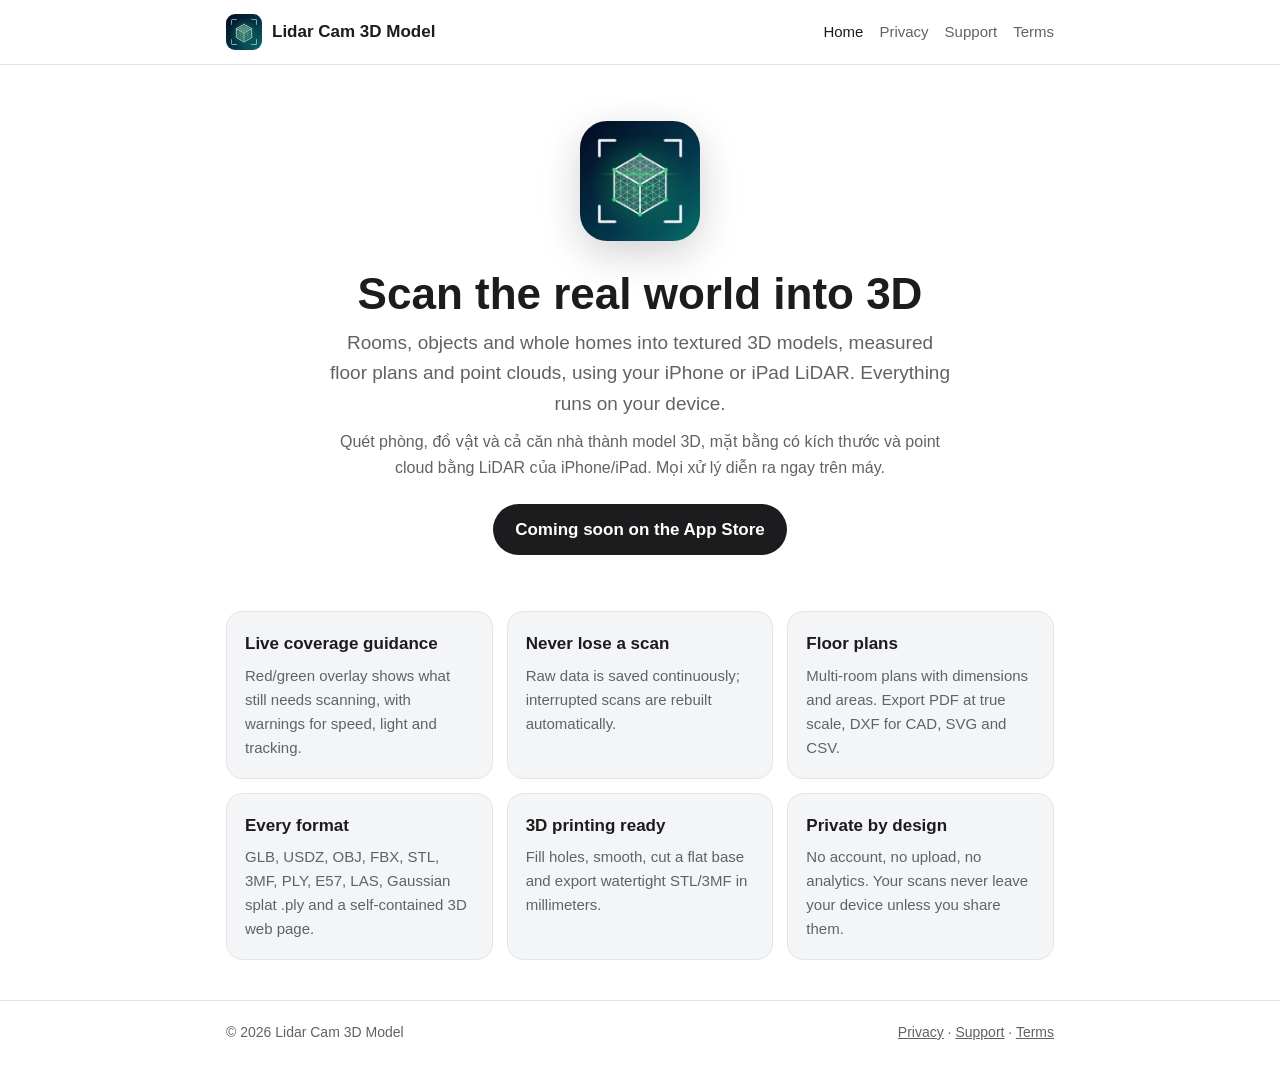
<file: index.html>
<!doctype html>
<html lang="en">
<head>
<meta charset="utf-8">
<meta name="viewport" content="width=device-width, initial-scale=1">
<title>Lidar Cam 3D Model · 3D scanner for iPhone</title>
<meta name="description" content="Scan rooms, objects and spaces into 3D models, floor plans and point clouds with your iPhone's LiDAR. 100% on-device, no account, no upload.">
<meta property="og:title" content="Lidar Cam 3D Model">
<meta property="og:description" content="LiDAR 3D scanner for iPhone and iPad. Models, floor plans, point clouds. 100% on-device.">
<meta property="og:image" content="assets/icon.png">
<link rel="icon" href="assets/favicon.png">
<link rel="stylesheet" href="assets/style.css">
</head>
<body>
<header class="site"><div class="wrap">
  <a class="brand" href="./"><img src="assets/icon.png" alt="">Lidar Cam 3D Model</a>
  <nav><a href="./" aria-current="page">Home</a><a href="privacy.html">Privacy</a><a href="support.html">Support</a><a href="terms.html">Terms</a></nav>
</div></header>

<main class="wrap">
  <section class="hero">
    <img src="assets/icon.png" alt="Lidar Cam 3D Model icon">
    <h1>Scan the real world into 3D</h1>
    <p>Rooms, objects and whole homes into textured 3D models, measured floor plans and point clouds, using your iPhone or iPad LiDAR. Everything runs on your device.</p>
    <p lang="vi" style="margin-top:10px;font-size:16px">Quét phòng, đồ vật và cả căn nhà thành model 3D, mặt bằng có kích thước và point cloud bằng LiDAR của iPhone/iPad. Mọi xử lý diễn ra ngay trên máy.</p>
    <a class="badge" href="#" aria-disabled="true">Coming soon on the App Store</a>
  </section>

  <div class="grid">
    <div class="card"><h3>Live coverage guidance</h3><p>Red/green overlay shows what still needs scanning, with warnings for speed, light and tracking.</p></div>
    <div class="card"><h3>Never lose a scan</h3><p>Raw data is saved continuously; interrupted scans are rebuilt automatically.</p></div>
    <div class="card"><h3>Floor plans</h3><p>Multi-room plans with dimensions and areas. Export PDF at true scale, DXF for CAD, SVG and CSV.</p></div>
    <div class="card"><h3>Every format</h3><p>GLB, USDZ, OBJ, FBX, STL, 3MF, PLY, E57, LAS, Gaussian splat .ply and a self-contained 3D web page.</p></div>
    <div class="card"><h3>3D printing ready</h3><p>Fill holes, smooth, cut a flat base and export watertight STL/3MF in millimeters.</p></div>
    <div class="card"><h3>Private by design</h3><p>No account, no upload, no analytics. Your scans never leave your device unless you share them.</p></div>
  </div>
</main>

<footer class="site"><div class="wrap">
  <span>© 2026 Lidar Cam 3D Model</span>
  <span><a href="privacy.html">Privacy</a> · <a href="support.html">Support</a> · <a href="terms.html">Terms</a></span>
</div></footer>
</body>
</html>
</file>
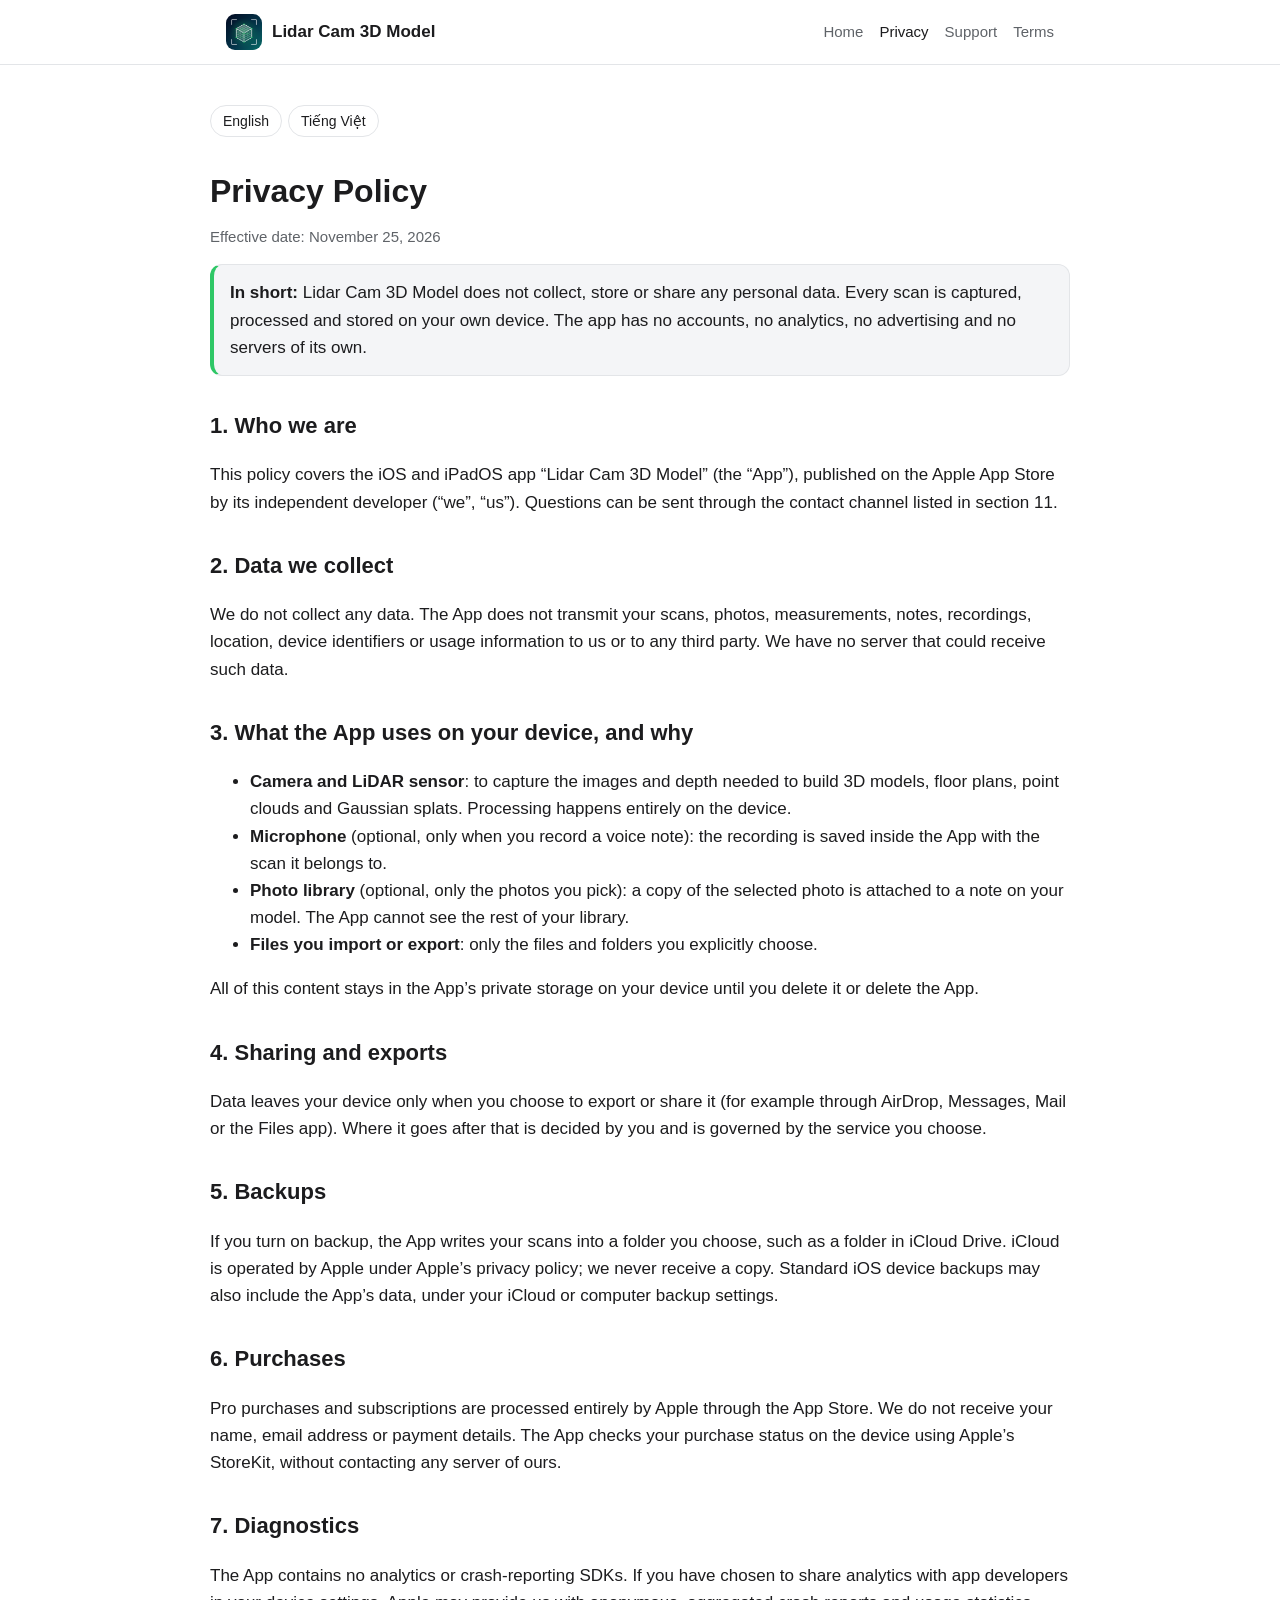
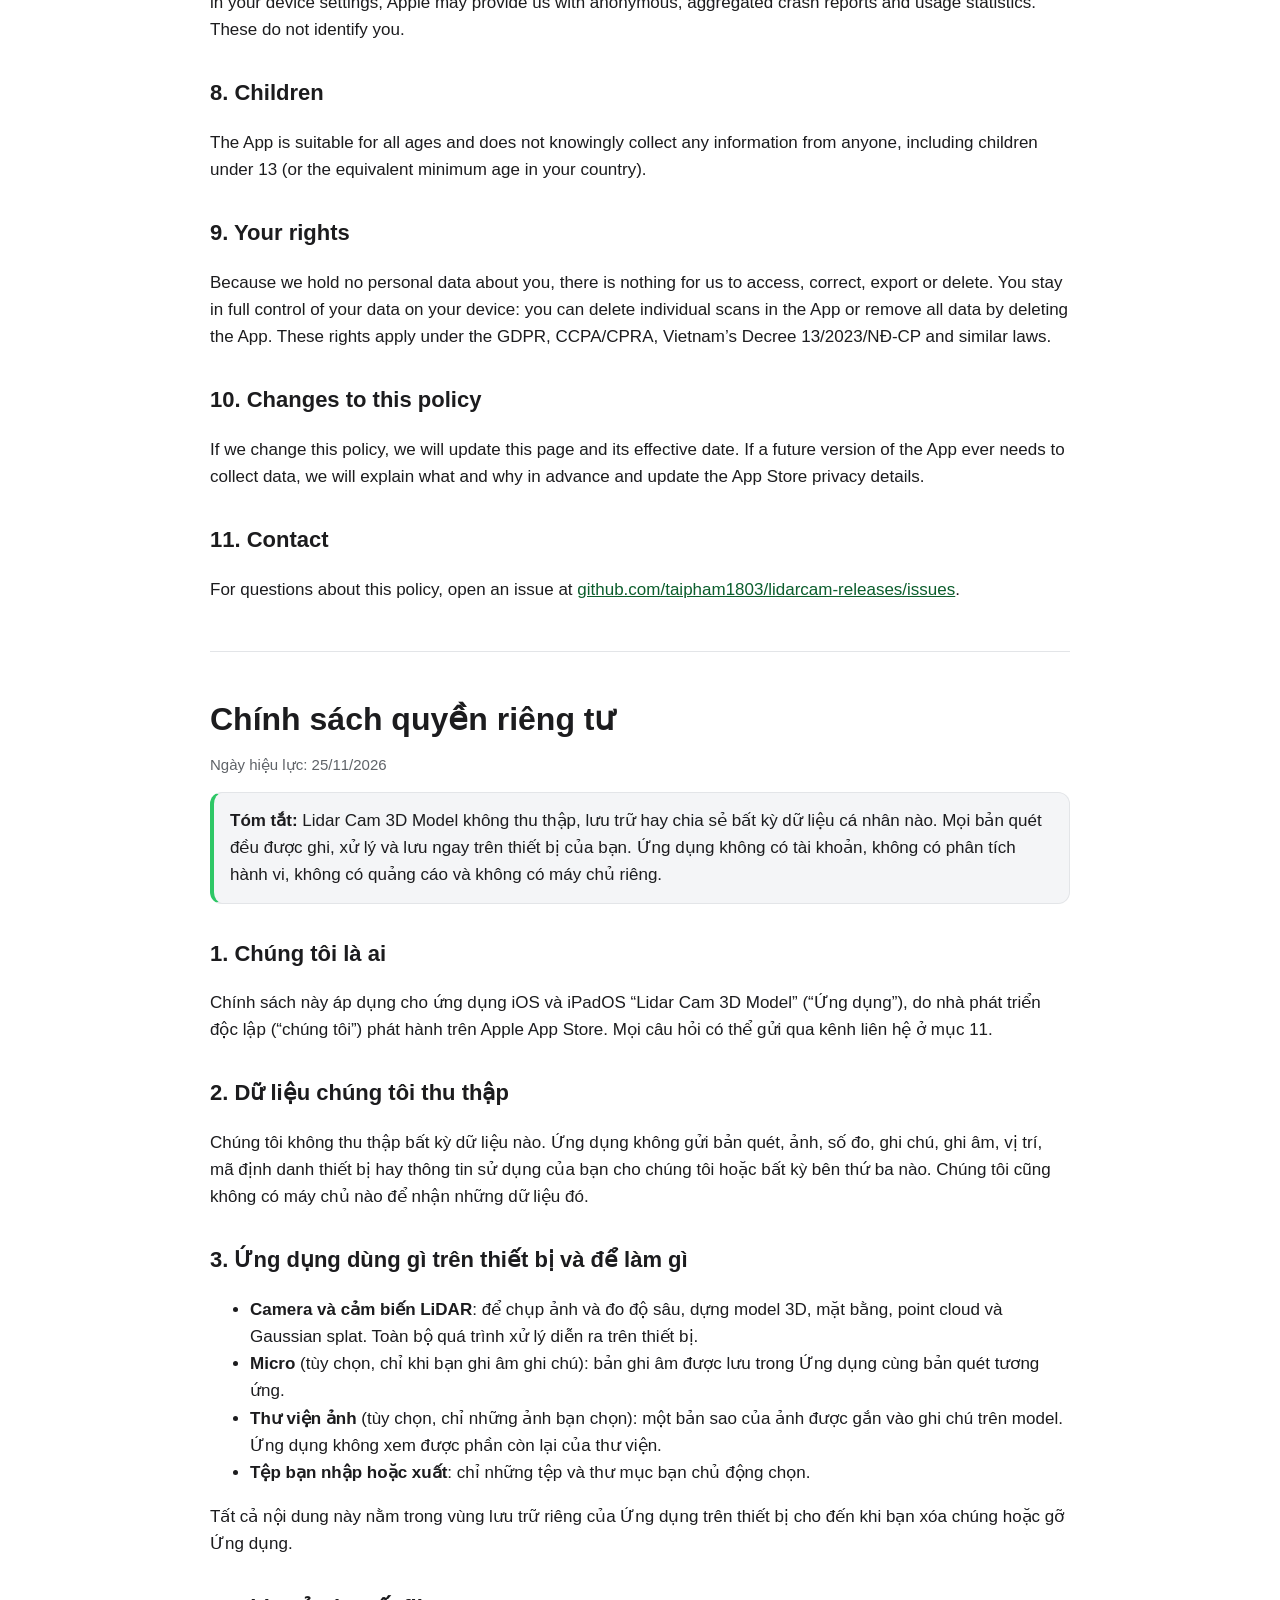
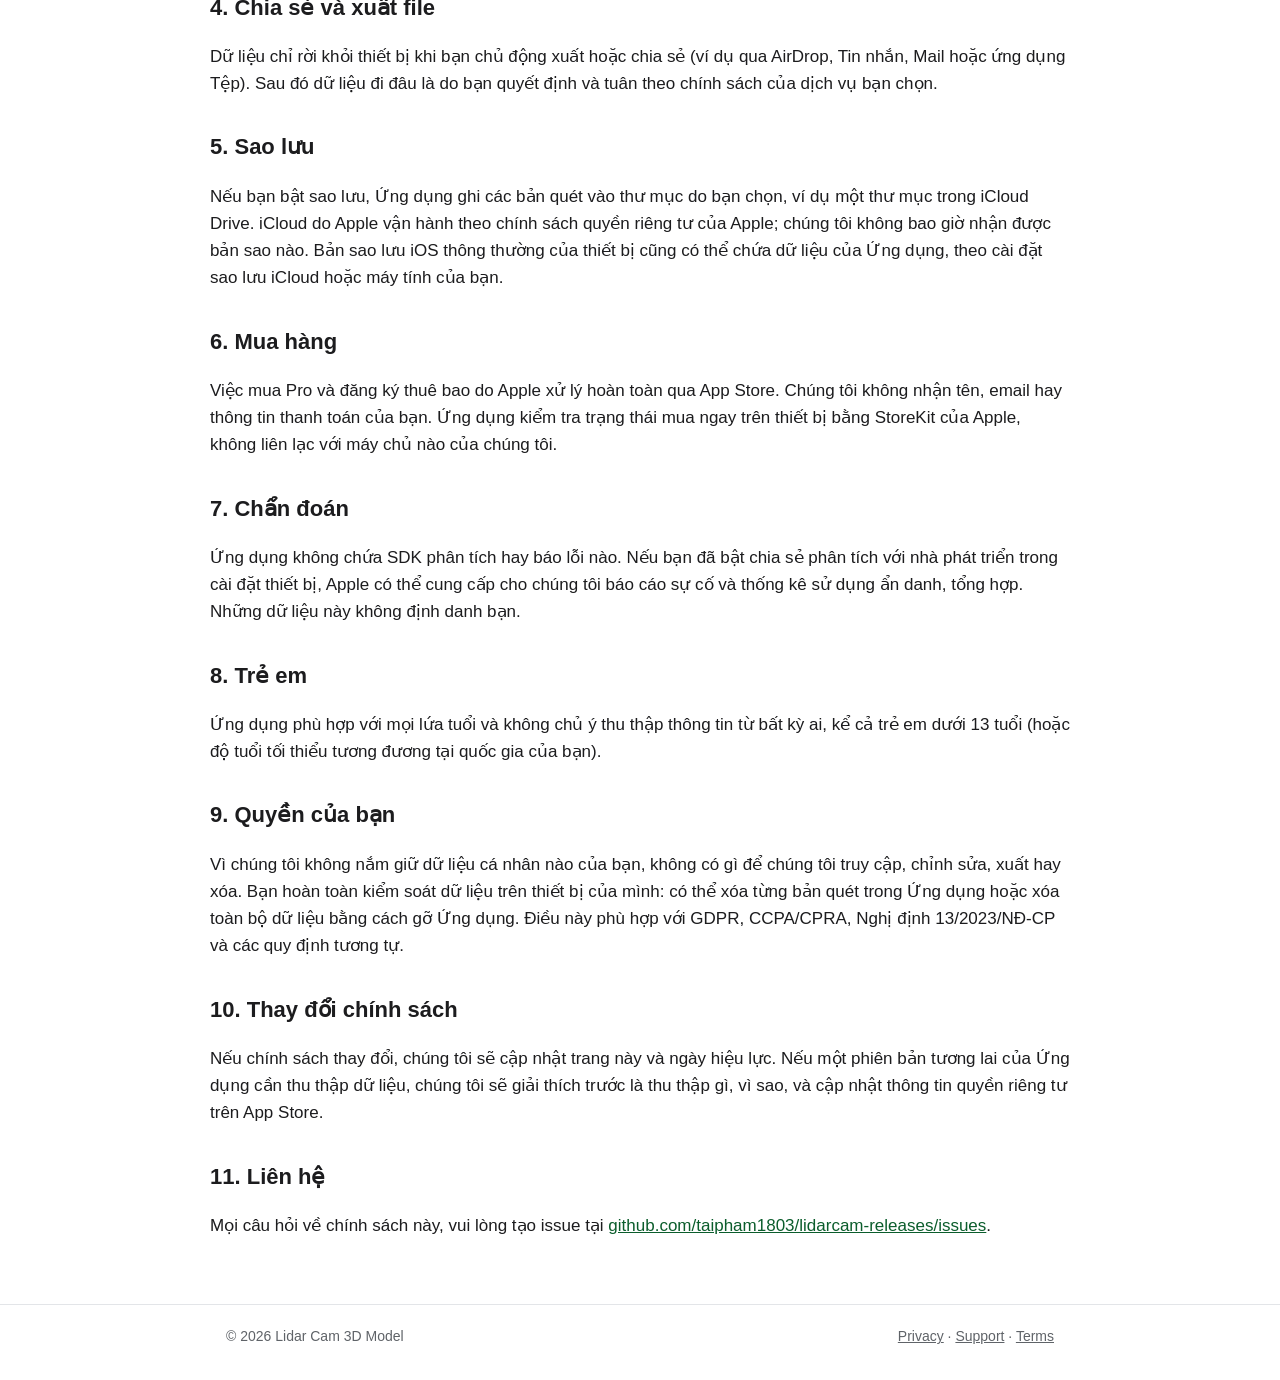
<file: privacy.html>
<!doctype html>
<html lang="en">
<head>
<meta charset="utf-8">
<meta name="viewport" content="width=device-width, initial-scale=1">
<title>Privacy Policy · Lidar Cam 3D Model</title>
<meta name="description" content="Privacy policy for Lidar Cam 3D Model. The app processes every scan on your device and collects no personal data.">
<link rel="icon" href="assets/favicon.png">
<link rel="stylesheet" href="assets/style.css">
</head>
<body>
<header class="site"><div class="wrap">
  <a class="brand" href="./"><img src="assets/icon.png" alt="">Lidar Cam 3D Model</a>
  <nav><a href="./">Home</a><a href="privacy.html" aria-current="page">Privacy</a><a href="support.html">Support</a><a href="terms.html">Terms</a></nav>
</div></header>

<main class="doc wrap">
  <div class="lang"><a href="#en">English</a><a href="#vi">Tiếng Việt</a></div>

  <section id="en" lang="en">
    <h1>Privacy Policy</h1>
    <p class="meta">Effective date: November 25, 2026</p>

    <div class="summary"><strong>In short:</strong> Lidar Cam 3D Model does not collect, store or share any personal data. Every scan is captured, processed and stored on your own device. The app has no accounts, no analytics, no advertising and no servers of its own.</div>

    <h2>1. Who we are</h2>
    <p>This policy covers the iOS and iPadOS app “Lidar Cam 3D Model” (the “App”), published on the Apple App Store by its independent developer (“we”, “us”). Questions can be sent through the contact channel listed in section 11.</p>

    <h2>2. Data we collect</h2>
    <p>We do not collect any data. The App does not transmit your scans, photos, measurements, notes, recordings, location, device identifiers or usage information to us or to any third party. We have no server that could receive such data.</p>

    <h2>3. What the App uses on your device, and why</h2>
    <ul>
      <li><strong>Camera and LiDAR sensor</strong>: to capture the images and depth needed to build 3D models, floor plans, point clouds and Gaussian splats. Processing happens entirely on the device.</li>
      <li><strong>Microphone</strong> (optional, only when you record a voice note): the recording is saved inside the App with the scan it belongs to.</li>
      <li><strong>Photo library</strong> (optional, only the photos you pick): a copy of the selected photo is attached to a note on your model. The App cannot see the rest of your library.</li>
      <li><strong>Files you import or export</strong>: only the files and folders you explicitly choose.</li>
    </ul>
    <p>All of this content stays in the App’s private storage on your device until you delete it or delete the App.</p>

    <h2>4. Sharing and exports</h2>
    <p>Data leaves your device only when you choose to export or share it (for example through AirDrop, Messages, Mail or the Files app). Where it goes after that is decided by you and is governed by the service you choose.</p>

    <h2>5. Backups</h2>
    <p>If you turn on backup, the App writes your scans into a folder you choose, such as a folder in iCloud Drive. iCloud is operated by Apple under Apple’s privacy policy; we never receive a copy. Standard iOS device backups may also include the App’s data, under your iCloud or computer backup settings.</p>

    <h2>6. Purchases</h2>
    <p>Pro purchases and subscriptions are processed entirely by Apple through the App Store. We do not receive your name, email address or payment details. The App checks your purchase status on the device using Apple’s StoreKit, without contacting any server of ours.</p>

    <h2>7. Diagnostics</h2>
    <p>The App contains no analytics or crash-reporting SDKs. If you have chosen to share analytics with app developers in your device settings, Apple may provide us with anonymous, aggregated crash reports and usage statistics. These do not identify you.</p>

    <h2>8. Children</h2>
    <p>The App is suitable for all ages and does not knowingly collect any information from anyone, including children under 13 (or the equivalent minimum age in your country).</p>

    <h2>9. Your rights</h2>
    <p>Because we hold no personal data about you, there is nothing for us to access, correct, export or delete. You stay in full control of your data on your device: you can delete individual scans in the App or remove all data by deleting the App. These rights apply under the GDPR, CCPA/CPRA, Vietnam’s Decree 13/2023/NĐ-CP and similar laws.</p>

    <h2>10. Changes to this policy</h2>
    <p>If we change this policy, we will update this page and its effective date. If a future version of the App ever needs to collect data, we will explain what and why in advance and update the App Store privacy details.</p>

    <h2>11. Contact</h2>
    <p>For questions about this policy, open an issue at <a href="https://github.com/taipham1803/lidarcam-releases/issues">github.com/taipham1803/lidarcam-releases/issues</a>.</p>
  </section>

  <hr class="sep">

  <section id="vi" lang="vi">
    <h1>Chính sách quyền riêng tư</h1>
    <p class="meta">Ngày hiệu lực: 25/11/2026</p>

    <div class="summary"><strong>Tóm tắt:</strong> Lidar Cam 3D Model không thu thập, lưu trữ hay chia sẻ bất kỳ dữ liệu cá nhân nào. Mọi bản quét đều được ghi, xử lý và lưu ngay trên thiết bị của bạn. Ứng dụng không có tài khoản, không có phân tích hành vi, không có quảng cáo và không có máy chủ riêng.</div>

    <h2>1. Chúng tôi là ai</h2>
    <p>Chính sách này áp dụng cho ứng dụng iOS và iPadOS “Lidar Cam 3D Model” (“Ứng dụng”), do nhà phát triển độc lập (“chúng tôi”) phát hành trên Apple App Store. Mọi câu hỏi có thể gửi qua kênh liên hệ ở mục 11.</p>

    <h2>2. Dữ liệu chúng tôi thu thập</h2>
    <p>Chúng tôi không thu thập bất kỳ dữ liệu nào. Ứng dụng không gửi bản quét, ảnh, số đo, ghi chú, ghi âm, vị trí, mã định danh thiết bị hay thông tin sử dụng của bạn cho chúng tôi hoặc bất kỳ bên thứ ba nào. Chúng tôi cũng không có máy chủ nào để nhận những dữ liệu đó.</p>

    <h2>3. Ứng dụng dùng gì trên thiết bị và để làm gì</h2>
    <ul>
      <li><strong>Camera và cảm biến LiDAR</strong>: để chụp ảnh và đo độ sâu, dựng model 3D, mặt bằng, point cloud và Gaussian splat. Toàn bộ quá trình xử lý diễn ra trên thiết bị.</li>
      <li><strong>Micro</strong> (tùy chọn, chỉ khi bạn ghi âm ghi chú): bản ghi âm được lưu trong Ứng dụng cùng bản quét tương ứng.</li>
      <li><strong>Thư viện ảnh</strong> (tùy chọn, chỉ những ảnh bạn chọn): một bản sao của ảnh được gắn vào ghi chú trên model. Ứng dụng không xem được phần còn lại của thư viện.</li>
      <li><strong>Tệp bạn nhập hoặc xuất</strong>: chỉ những tệp và thư mục bạn chủ động chọn.</li>
    </ul>
    <p>Tất cả nội dung này nằm trong vùng lưu trữ riêng của Ứng dụng trên thiết bị cho đến khi bạn xóa chúng hoặc gỡ Ứng dụng.</p>

    <h2>4. Chia sẻ và xuất file</h2>
    <p>Dữ liệu chỉ rời khỏi thiết bị khi bạn chủ động xuất hoặc chia sẻ (ví dụ qua AirDrop, Tin nhắn, Mail hoặc ứng dụng Tệp). Sau đó dữ liệu đi đâu là do bạn quyết định và tuân theo chính sách của dịch vụ bạn chọn.</p>

    <h2>5. Sao lưu</h2>
    <p>Nếu bạn bật sao lưu, Ứng dụng ghi các bản quét vào thư mục do bạn chọn, ví dụ một thư mục trong iCloud Drive. iCloud do Apple vận hành theo chính sách quyền riêng tư của Apple; chúng tôi không bao giờ nhận được bản sao nào. Bản sao lưu iOS thông thường của thiết bị cũng có thể chứa dữ liệu của Ứng dụng, theo cài đặt sao lưu iCloud hoặc máy tính của bạn.</p>

    <h2>6. Mua hàng</h2>
    <p>Việc mua Pro và đăng ký thuê bao do Apple xử lý hoàn toàn qua App Store. Chúng tôi không nhận tên, email hay thông tin thanh toán của bạn. Ứng dụng kiểm tra trạng thái mua ngay trên thiết bị bằng StoreKit của Apple, không liên lạc với máy chủ nào của chúng tôi.</p>

    <h2>7. Chẩn đoán</h2>
    <p>Ứng dụng không chứa SDK phân tích hay báo lỗi nào. Nếu bạn đã bật chia sẻ phân tích với nhà phát triển trong cài đặt thiết bị, Apple có thể cung cấp cho chúng tôi báo cáo sự cố và thống kê sử dụng ẩn danh, tổng hợp. Những dữ liệu này không định danh bạn.</p>

    <h2>8. Trẻ em</h2>
    <p>Ứng dụng phù hợp với mọi lứa tuổi và không chủ ý thu thập thông tin từ bất kỳ ai, kể cả trẻ em dưới 13 tuổi (hoặc độ tuổi tối thiểu tương đương tại quốc gia của bạn).</p>

    <h2>9. Quyền của bạn</h2>
    <p>Vì chúng tôi không nắm giữ dữ liệu cá nhân nào của bạn, không có gì để chúng tôi truy cập, chỉnh sửa, xuất hay xóa. Bạn hoàn toàn kiểm soát dữ liệu trên thiết bị của mình: có thể xóa từng bản quét trong Ứng dụng hoặc xóa toàn bộ dữ liệu bằng cách gỡ Ứng dụng. Điều này phù hợp với GDPR, CCPA/CPRA, Nghị định 13/2023/NĐ-CP và các quy định tương tự.</p>

    <h2>10. Thay đổi chính sách</h2>
    <p>Nếu chính sách thay đổi, chúng tôi sẽ cập nhật trang này và ngày hiệu lực. Nếu một phiên bản tương lai của Ứng dụng cần thu thập dữ liệu, chúng tôi sẽ giải thích trước là thu thập gì, vì sao, và cập nhật thông tin quyền riêng tư trên App Store.</p>

    <h2>11. Liên hệ</h2>
    <p>Mọi câu hỏi về chính sách này, vui lòng tạo issue tại <a href="https://github.com/taipham1803/lidarcam-releases/issues">github.com/taipham1803/lidarcam-releases/issues</a>.</p>
  </section>
</main>

<footer class="site"><div class="wrap">
  <span>© 2026 Lidar Cam 3D Model</span>
  <span><a href="privacy.html">Privacy</a> · <a href="support.html">Support</a> · <a href="terms.html">Terms</a></span>
</div></footer>
</body>
</html>
</file>
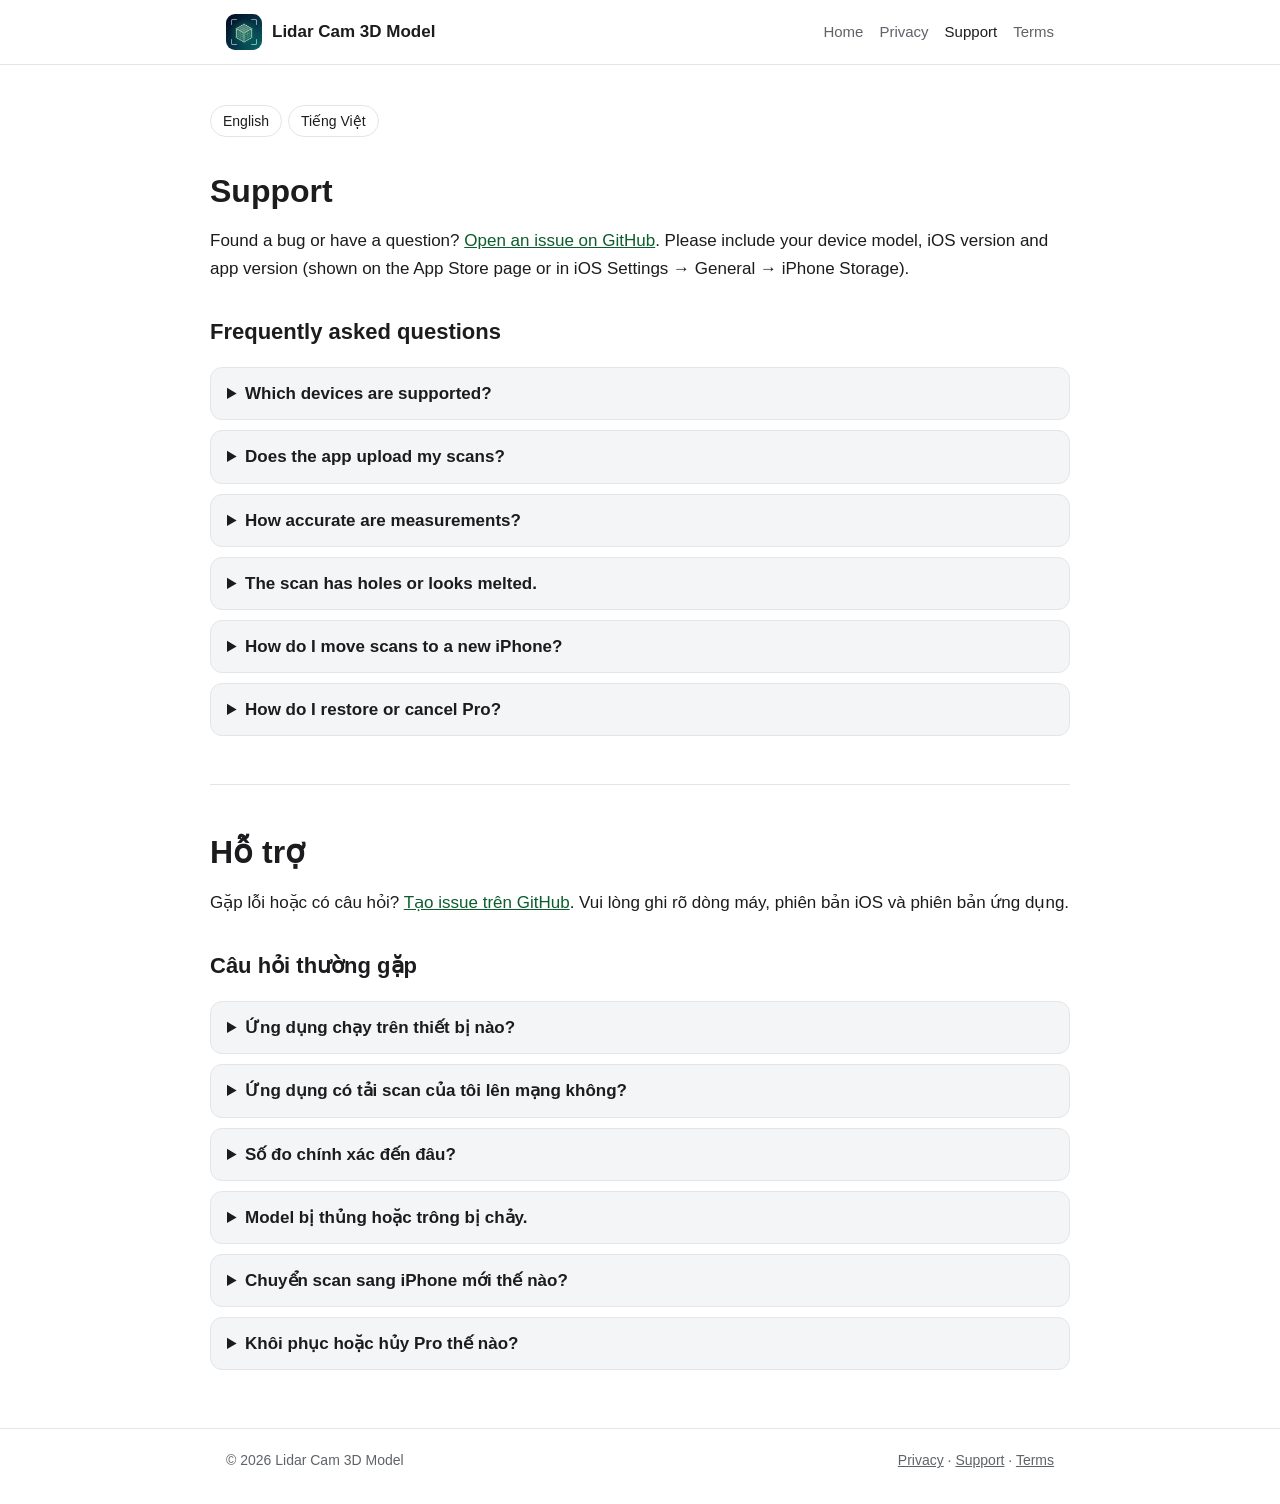
<file: support.html>
<!doctype html>
<html lang="en">
<head>
<meta charset="utf-8">
<meta name="viewport" content="width=device-width, initial-scale=1">
<title>Support · Lidar Cam 3D Model</title>
<meta name="description" content="Help and frequently asked questions for Lidar Cam 3D Model.">
<link rel="icon" href="assets/favicon.png">
<link rel="stylesheet" href="assets/style.css">
</head>
<body>
<header class="site"><div class="wrap">
  <a class="brand" href="./"><img src="assets/icon.png" alt="">Lidar Cam 3D Model</a>
  <nav><a href="./">Home</a><a href="privacy.html">Privacy</a><a href="support.html" aria-current="page">Support</a><a href="terms.html">Terms</a></nav>
</div></header>

<main class="doc wrap">
  <div class="lang"><a href="#en">English</a><a href="#vi">Tiếng Việt</a></div>

  <section id="en" lang="en">
    <h1>Support</h1>
    <p>Found a bug or have a question? <a href="https://github.com/taipham1803/lidarcam-releases/issues/new">Open an issue on GitHub</a>. Please include your device model, iOS version and app version (shown on the App Store page or in iOS Settings → General → iPhone Storage).</p>

    <h2>Frequently asked questions</h2>
    <details><summary>Which devices are supported?</summary><p>Space scans, object scans and floor plans need a device with a LiDAR Scanner: iPhone 12 Pro / Pro Max or later Pro models, and iPad Pro (2020 or later). The app requires iOS 17 or later.</p></details>
    <details><summary>Does the app upload my scans?</summary><p>No. All capture and processing happen on your device. Nothing is uploaded unless you export or share a file yourself.</p></details>
    <details><summary>How accurate are measurements?</summary><p>LiDAR is typically accurate to about 1–2 cm at room scale. For best results scan slowly from several angles. You can calibrate a scan by measuring a known length (swipe right on a measurement → Calibrate).</p></details>
    <details><summary>The scan has holes or looks melted.</summary><p>Follow the red/green overlay while scanning: red areas need more angles. Avoid mirrors, glass and very dark or shiny surfaces. With Pro you can extend an existing scan to fill gaps.</p></details>
    <details><summary>How do I move scans to a new iPhone?</summary><p>Use “Select to export” → LidarCam package (.lidarcam) and AirDrop it, or (Pro) choose a backup folder in iCloud Drive in Settings and pick the same folder on the new device.</p></details>
    <details><summary>How do I restore or cancel Pro?</summary><p>Settings in the app → Restore purchases. Subscriptions are managed in iOS Settings → your name → Subscriptions. The one-time Lifetime purchase never renews.</p></details>
  </section>

  <hr class="sep">

  <section id="vi" lang="vi">
    <h1>Hỗ trợ</h1>
    <p>Gặp lỗi hoặc có câu hỏi? <a href="https://github.com/taipham1803/lidarcam-releases/issues/new">Tạo issue trên GitHub</a>. Vui lòng ghi rõ dòng máy, phiên bản iOS và phiên bản ứng dụng.</p>

    <h2>Câu hỏi thường gặp</h2>
    <details><summary>Ứng dụng chạy trên thiết bị nào?</summary><p>Quét không gian, đồ vật và mặt bằng cần thiết bị có cảm biến LiDAR: iPhone 12 Pro / Pro Max trở lên (các dòng Pro) và iPad Pro (2020 trở lên). Yêu cầu iOS 17 trở lên.</p></details>
    <details><summary>Ứng dụng có tải scan của tôi lên mạng không?</summary><p>Không. Mọi bước quét và xử lý diễn ra trên máy. Không có gì được tải lên trừ khi bạn tự xuất hoặc chia sẻ file.</p></details>
    <details><summary>Số đo chính xác đến đâu?</summary><p>LiDAR thường chính xác khoảng 1–2 cm ở quy mô một căn phòng. Hãy quét chậm và từ nhiều góc. Bạn có thể hiệu chỉnh tỉ lệ bằng một chiều dài đã biết (vuốt phải số đo → Hiệu chỉnh).</p></details>
    <details><summary>Model bị thủng hoặc trông bị chảy.</summary><p>Làm theo lớp phủ đỏ/xanh khi quét: vùng đỏ cần quét thêm góc. Tránh gương, kính và bề mặt quá tối hoặc bóng. Với bản Pro, bạn có thể quét bổ sung vào scan cũ.</p></details>
    <details><summary>Chuyển scan sang iPhone mới thế nào?</summary><p>Dùng “Chọn nhiều để xuất” → Gói LidarCam (.lidarcam) rồi AirDrop, hoặc (Pro) chọn thư mục sao lưu trong iCloud Drive ở Cài đặt và chọn cùng thư mục trên máy mới.</p></details>
    <details><summary>Khôi phục hoặc hủy Pro thế nào?</summary><p>Cài đặt trong ứng dụng → Khôi phục giao dịch. Thuê bao được quản lý ở Cài đặt iOS → tên bạn → Đăng ký. Gói mua một lần không bao giờ tự gia hạn.</p></details>
  </section>
</main>

<footer class="site"><div class="wrap">
  <span>© 2026 Lidar Cam 3D Model</span>
  <span><a href="privacy.html">Privacy</a> · <a href="support.html">Support</a> · <a href="terms.html">Terms</a></span>
</div></footer>
</body>
</html>
</file>
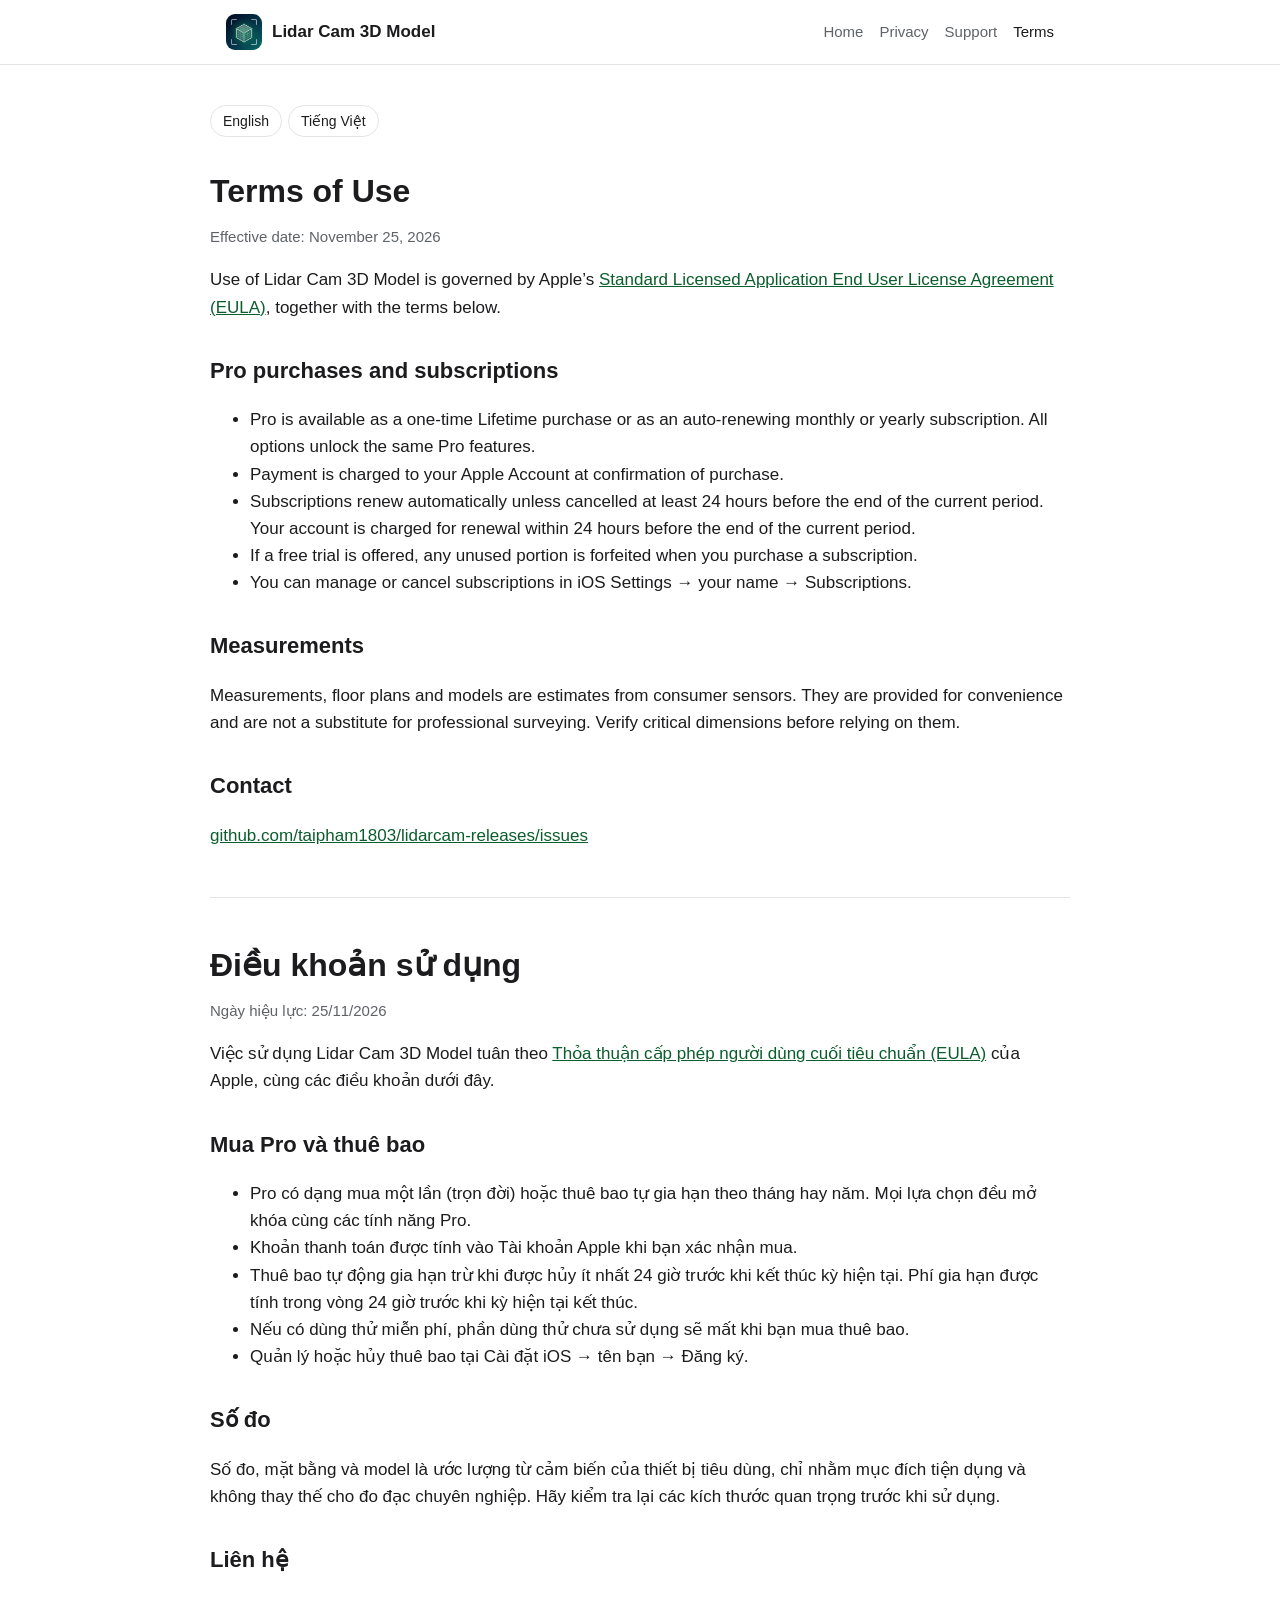
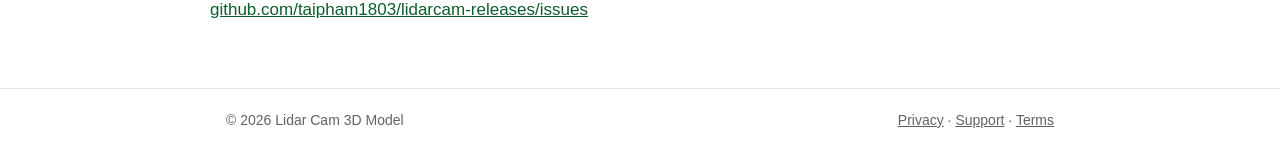
<file: terms.html>
<!doctype html>
<html lang="en">
<head>
<meta charset="utf-8">
<meta name="viewport" content="width=device-width, initial-scale=1">
<title>Terms of Use · Lidar Cam 3D Model</title>
<meta name="description" content="Terms of use and subscription terms for Lidar Cam 3D Model.">
<link rel="icon" href="assets/favicon.png">
<link rel="stylesheet" href="assets/style.css">
</head>
<body>
<header class="site"><div class="wrap">
  <a class="brand" href="./"><img src="assets/icon.png" alt="">Lidar Cam 3D Model</a>
  <nav><a href="./">Home</a><a href="privacy.html">Privacy</a><a href="support.html">Support</a><a href="terms.html" aria-current="page">Terms</a></nav>
</div></header>

<main class="doc wrap">
  <div class="lang"><a href="#en">English</a><a href="#vi">Tiếng Việt</a></div>

  <section id="en" lang="en">
    <h1>Terms of Use</h1>
    <p class="meta">Effective date: November 25, 2026</p>
    <p>Use of Lidar Cam 3D Model is governed by Apple’s <a href="https://www.apple.com/legal/internet-services/itunes/dev/stdeula/">Standard Licensed Application End User License Agreement (EULA)</a>, together with the terms below.</p>
    <h2>Pro purchases and subscriptions</h2>
    <ul>
      <li>Pro is available as a one-time Lifetime purchase or as an auto-renewing monthly or yearly subscription. All options unlock the same Pro features.</li>
      <li>Payment is charged to your Apple Account at confirmation of purchase.</li>
      <li>Subscriptions renew automatically unless cancelled at least 24 hours before the end of the current period. Your account is charged for renewal within 24 hours before the end of the current period.</li>
      <li>If a free trial is offered, any unused portion is forfeited when you purchase a subscription.</li>
      <li>You can manage or cancel subscriptions in iOS Settings → your name → Subscriptions.</li>
    </ul>
    <h2>Measurements</h2>
    <p>Measurements, floor plans and models are estimates from consumer sensors. They are provided for convenience and are not a substitute for professional surveying. Verify critical dimensions before relying on them.</p>
    <h2>Contact</h2>
    <p><a href="https://github.com/taipham1803/lidarcam-releases/issues">github.com/taipham1803/lidarcam-releases/issues</a></p>
  </section>

  <hr class="sep">

  <section id="vi" lang="vi">
    <h1>Điều khoản sử dụng</h1>
    <p class="meta">Ngày hiệu lực: 25/11/2026</p>
    <p>Việc sử dụng Lidar Cam 3D Model tuân theo <a href="https://www.apple.com/legal/internet-services/itunes/dev/stdeula/">Thỏa thuận cấp phép người dùng cuối tiêu chuẩn (EULA)</a> của Apple, cùng các điều khoản dưới đây.</p>
    <h2>Mua Pro và thuê bao</h2>
    <ul>
      <li>Pro có dạng mua một lần (trọn đời) hoặc thuê bao tự gia hạn theo tháng hay năm. Mọi lựa chọn đều mở khóa cùng các tính năng Pro.</li>
      <li>Khoản thanh toán được tính vào Tài khoản Apple khi bạn xác nhận mua.</li>
      <li>Thuê bao tự động gia hạn trừ khi được hủy ít nhất 24 giờ trước khi kết thúc kỳ hiện tại. Phí gia hạn được tính trong vòng 24 giờ trước khi kỳ hiện tại kết thúc.</li>
      <li>Nếu có dùng thử miễn phí, phần dùng thử chưa sử dụng sẽ mất khi bạn mua thuê bao.</li>
      <li>Quản lý hoặc hủy thuê bao tại Cài đặt iOS → tên bạn → Đăng ký.</li>
    </ul>
    <h2>Số đo</h2>
    <p>Số đo, mặt bằng và model là ước lượng từ cảm biến của thiết bị tiêu dùng, chỉ nhằm mục đích tiện dụng và không thay thế cho đo đạc chuyên nghiệp. Hãy kiểm tra lại các kích thước quan trọng trước khi sử dụng.</p>
    <h2>Liên hệ</h2>
    <p><a href="https://github.com/taipham1803/lidarcam-releases/issues">github.com/taipham1803/lidarcam-releases/issues</a></p>
  </section>
</main>

<footer class="site"><div class="wrap">
  <span>© 2026 Lidar Cam 3D Model</span>
  <span><a href="privacy.html">Privacy</a> · <a href="support.html">Support</a> · <a href="terms.html">Terms</a></span>
</div></footer>
</body>
</html>
</file>
<file: assets/style.css>
:root {
  --bg: #ffffff; --fg: #1c1c1e; --muted: #5f6368; --card: #f4f5f7; --line: #e3e5e8;
  --accent: #2ec766; --accent-ink: #0b5d2c; --navy: #0c1a2e;
}
@media (prefers-color-scheme: dark) {
  :root { --bg: #0d1117; --fg: #f2f2f7; --muted: #a0a6ad; --card: #161b22; --line: #2a3038; --accent: #43db7a; --accent-ink: #b8f5cf; }
}
* { box-sizing: border-box; }
html { -webkit-text-size-adjust: 100%; }
body { margin: 0; background: var(--bg); color: var(--fg); font: 17px/1.6 -apple-system, BlinkMacSystemFont, "Segoe UI", Roboto, "Helvetica Neue", Arial, sans-serif; }
a { color: var(--accent-ink); }
@media (prefers-color-scheme: dark) { a { color: var(--accent); } }
.wrap { max-width: 860px; margin: 0 auto; padding: 0 16px; }
header.site { border-bottom: 1px solid var(--line); }
header.site .wrap { display: flex; align-items: center; justify-content: space-between; gap: 12px; padding-top: 14px; padding-bottom: 14px; flex-wrap: wrap; }
.brand { display: flex; align-items: center; gap: 10px; font-weight: 700; color: var(--fg); text-decoration: none; }
.brand img { width: 36px; height: 36px; border-radius: 9px; }
nav a { margin-left: 16px; text-decoration: none; color: var(--muted); font-size: 15px; }
nav a:first-child { margin-left: 0; }
nav a:hover, nav a[aria-current] { color: var(--fg); }
.hero { padding: 56px 0 32px; text-align: center; }
.hero img { width: 120px; height: 120px; border-radius: 27px; box-shadow: 0 12px 40px rgba(0,0,0,.18); }
.hero h1 { font-size: clamp(30px, 6vw, 44px); margin: 20px 0 8px; line-height: 1.15; }
.hero p { color: var(--muted); font-size: 19px; margin: 0 auto; max-width: 620px; }
.badge { display: inline-block; margin-top: 24px; padding: 12px 22px; border-radius: 999px; background: var(--fg); color: var(--bg); text-decoration: none; font-weight: 600; }
.grid { display: grid; grid-template-columns: repeat(auto-fit, minmax(240px, 1fr)); gap: 14px; margin: 24px 0 40px; }
.card { background: var(--card); border: 1px solid var(--line); border-radius: 16px; padding: 18px; }
.card h3 { margin: 0 0 6px; font-size: 17px; }
.card p { margin: 0; color: var(--muted); font-size: 15px; }
main.doc { padding: 32px 0 48px; }
main.doc h1 { font-size: 32px; line-height: 1.2; margin-bottom: 4px; }
main.doc h2 { margin-top: 32px; font-size: 22px; }
main.doc .meta { color: var(--muted); font-size: 15px; }
.lang { display: inline-flex; gap: 6px; margin: 8px 0 8px; }
.lang a { padding: 4px 12px; border: 1px solid var(--line); border-radius: 999px; text-decoration: none; color: var(--fg); font-size: 14px; }
.summary { background: var(--card); border: 1px solid var(--line); border-left: 4px solid var(--accent); border-radius: 12px; padding: 14px 16px; }
hr.sep { border: 0; border-top: 1px solid var(--line); margin: 48px 0; }
footer.site { border-top: 1px solid var(--line); color: var(--muted); font-size: 14px; }
footer.site .wrap { padding-top: 20px; padding-bottom: 32px; display: flex; justify-content: space-between; gap: 12px; flex-wrap: wrap; }
footer.site a { color: var(--muted); }
details { background: var(--card); border: 1px solid var(--line); border-radius: 12px; padding: 12px 16px; margin: 10px 0; }
summary { cursor: pointer; font-weight: 600; }
</file>
